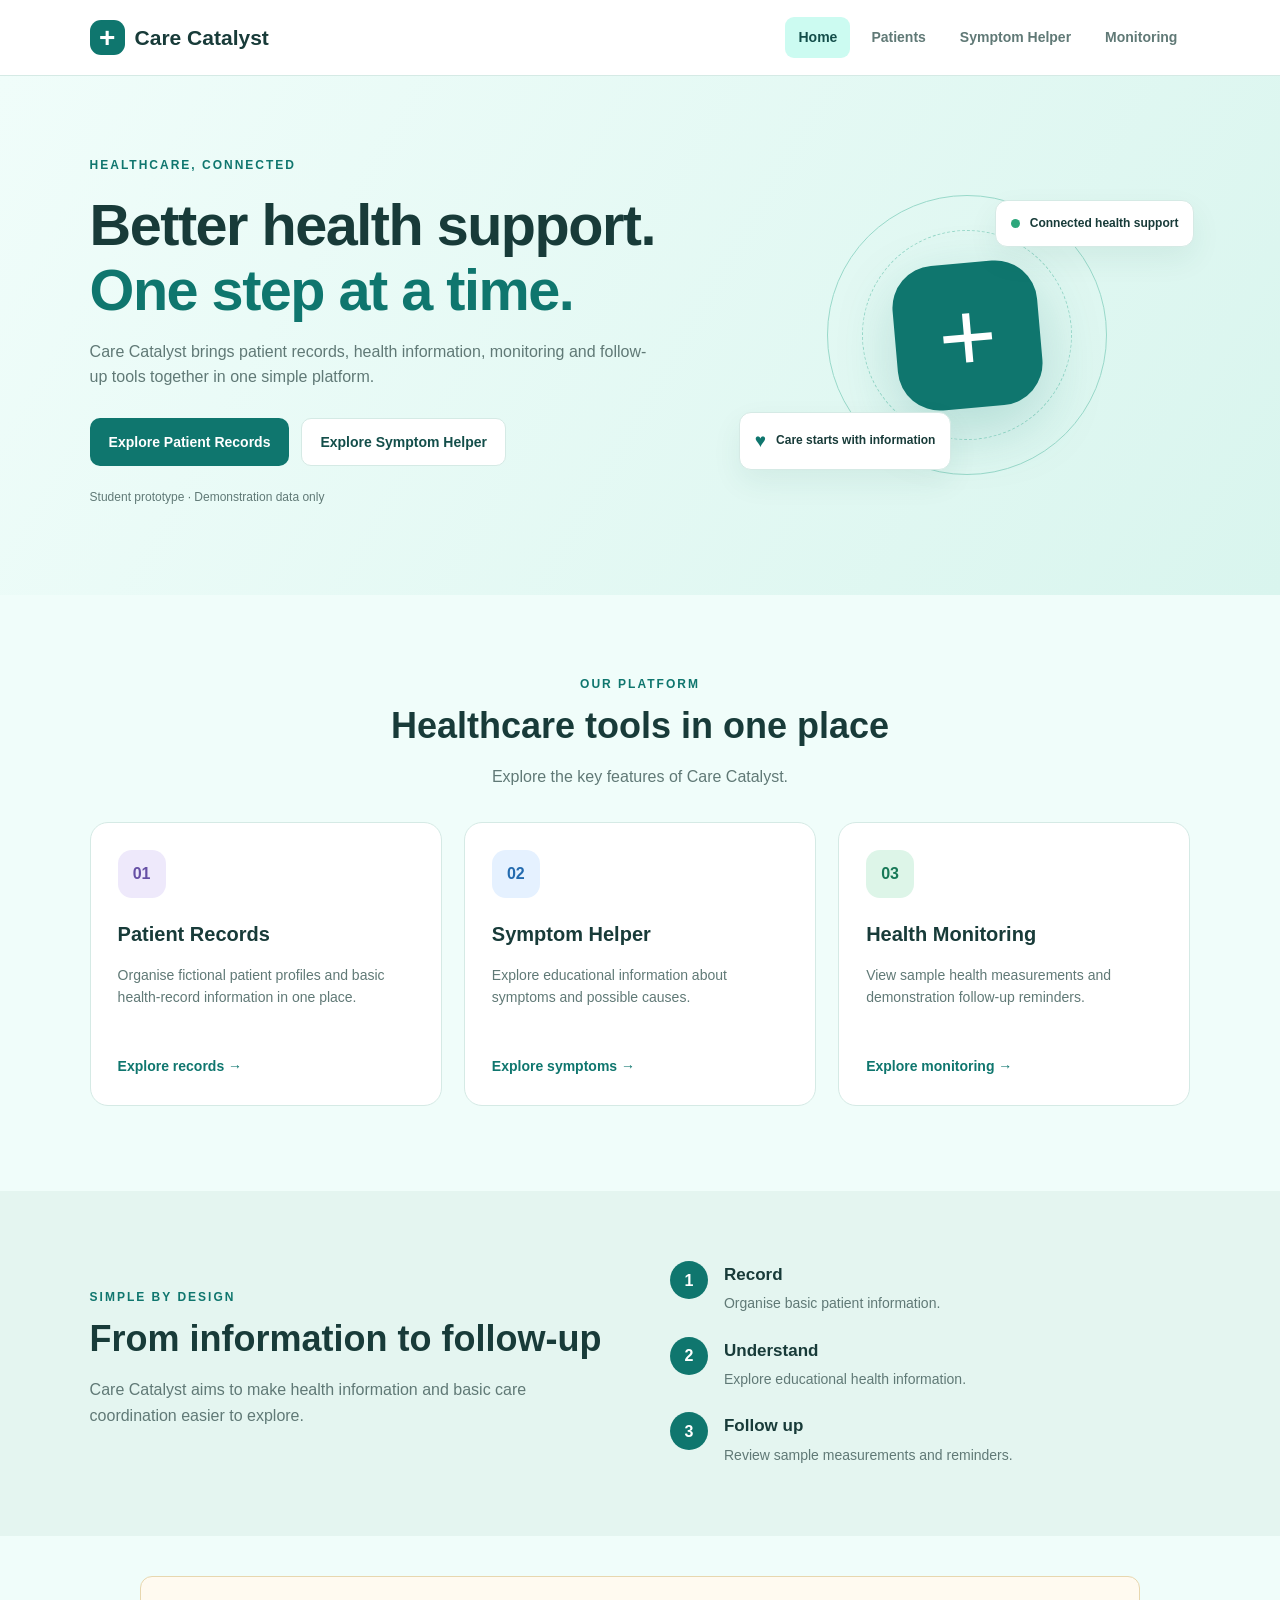
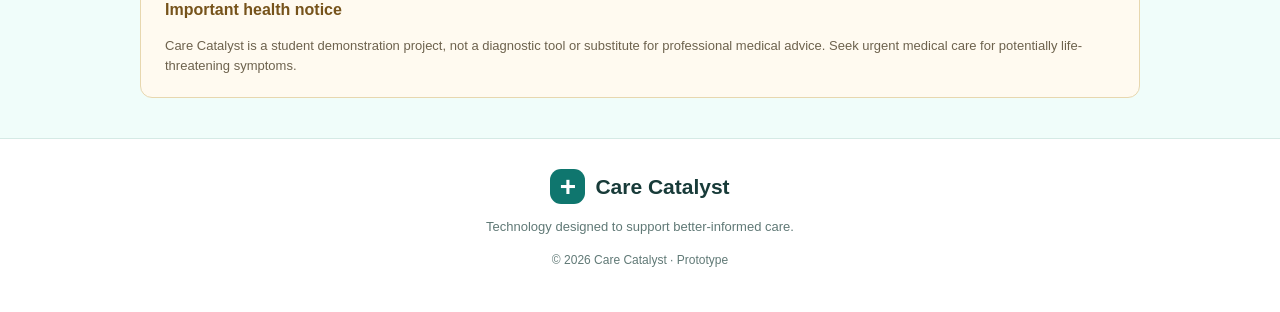
<file: index.html>
<!DOCTYPE html>
<html lang="en">
<head>
    <meta charset="UTF-8">
    <meta name="viewport" content="width=device-width, initial-scale=1.0">
    <title>Care Catalyst | Healthcare, Connected</title>
    <link rel="stylesheet" href="css/style.css">
    <script src="js/app.js" defer></script>
</head>
<body>
    <header class="site-header">
        <a class="brand" href="index.html">
            <span class="brand-icon">+</span>
            Care Catalyst
        </a>

        <nav class="navigation">
            <a class="active" href="index.html">Home</a>
            <a href="patients.html">Patients</a>
            <a href="symptoms.html">Symptom Helper</a>
            <a href="dashboard.html">Monitoring</a>
        </nav>
    </header>

    <main>
        <section class="hero">
            <div class="hero-content">
                <span class="eyebrow">HEALTHCARE, CONNECTED</span>
                <h1>Better health support.<br>
                    <span>One step at a time.</span>
                </h1>
                <p>
                    Care Catalyst brings patient records, health information,
                    monitoring and follow-up tools together in one simple platform.
                </p>

                <div class="hero-actions">
                    <a class="button button-primary" href="patients.html">
                        Explore Patient Records
                    </a>
                    <a class="button button-secondary" href="symptoms.html">
                        Explore Symptom Helper
                    </a>
                </div>

                <p class="demo-note">
                    Student prototype · Demonstration data only
                </p>
            </div>

            <div class="hero-visual" aria-label="Healthcare illustration">
                <div class="orbit orbit-one"></div>
                <div class="orbit orbit-two"></div>
                <div class="health-symbol">+</div>
                <div class="floating-card card-top">
                    <span class="status-dot"></span>
                    Connected health support
                </div>
                <div class="floating-card card-bottom">
                    <span class="mini-icon">♥</span>
                    Care starts with information
                </div>
            </div>
        </section>

        <section class="features section-container">
            <div class="section-heading">
                <span class="eyebrow">OUR PLATFORM</span>
                <h2>Healthcare tools in one place</h2>
                <p>Explore the key features of Care Catalyst.</p>
            </div>

            <div class="feature-grid">
                <article class="feature-card">
                    <div class="feature-icon purple">01</div>
                    <h3>Patient Records</h3>
                    <p>
                        Organise fictional patient profiles and basic
                        health-record information in one place.
                    </p>
                    <a href="patients.html">Explore records →</a>
                </article>

                <article class="feature-card">
                    <div class="feature-icon blue">02</div>
                    <h3>Symptom Helper</h3>
                    <p>
                        Explore educational information about symptoms
                        and possible causes.
                    </p>
                    <a href="symptoms.html">Explore symptoms →</a>
                </article>

                <article class="feature-card">
                    <div class="feature-icon green">03</div>
                    <h3>Health Monitoring</h3>
                    <p>
                        View sample health measurements and demonstration
                        follow-up reminders.
                    </p>
                    <a href="dashboard.html">Explore monitoring →</a>
                </article>
            </div>
        </section>

        <section class="how-section">
            <div class="section-container how-content">
                <div>
                    <span class="eyebrow">SIMPLE BY DESIGN</span>
                    <h2>From information to follow-up</h2>
                    <p>
                        Care Catalyst aims to make health information
                        and basic care coordination easier to explore.
                    </p>
                </div>

                <div class="steps-list">
                    <div class="step">
                        <span>1</span>
                        <div>
                            <h3>Record</h3>
                            <p>Organise basic patient information.</p>
                        </div>
                    </div>
                    <div class="step">
                        <span>2</span>
                        <div>
                            <h3>Understand</h3>
                            <p>Explore educational health information.</p>
                        </div>
                    </div>
                    <div class="step">
                        <span>3</span>
                        <div>
                            <h3>Follow up</h3>
                            <p>Review sample measurements and reminders.</p>
                        </div>
                    </div>
                </div>
            </div>
        </section>

        <section class="safety-notice">
            <strong>Important health notice</strong>
            <p>
                Care Catalyst is a student demonstration project, not a
                diagnostic tool or substitute for professional medical advice.
                Seek urgent medical care for potentially life-threatening symptoms.
            </p>
        </section>
    </main>

    <footer class="site-footer">
        <a class="brand footer-brand" href="index.html">
            <span class="brand-icon">+</span>
            Care Catalyst
        </a>
        <p>Technology designed to support better-informed care.</p>
        <p class="copyright">© 2026 Care Catalyst · Prototype</p>
    </footer>
</body>
</html>
</file>
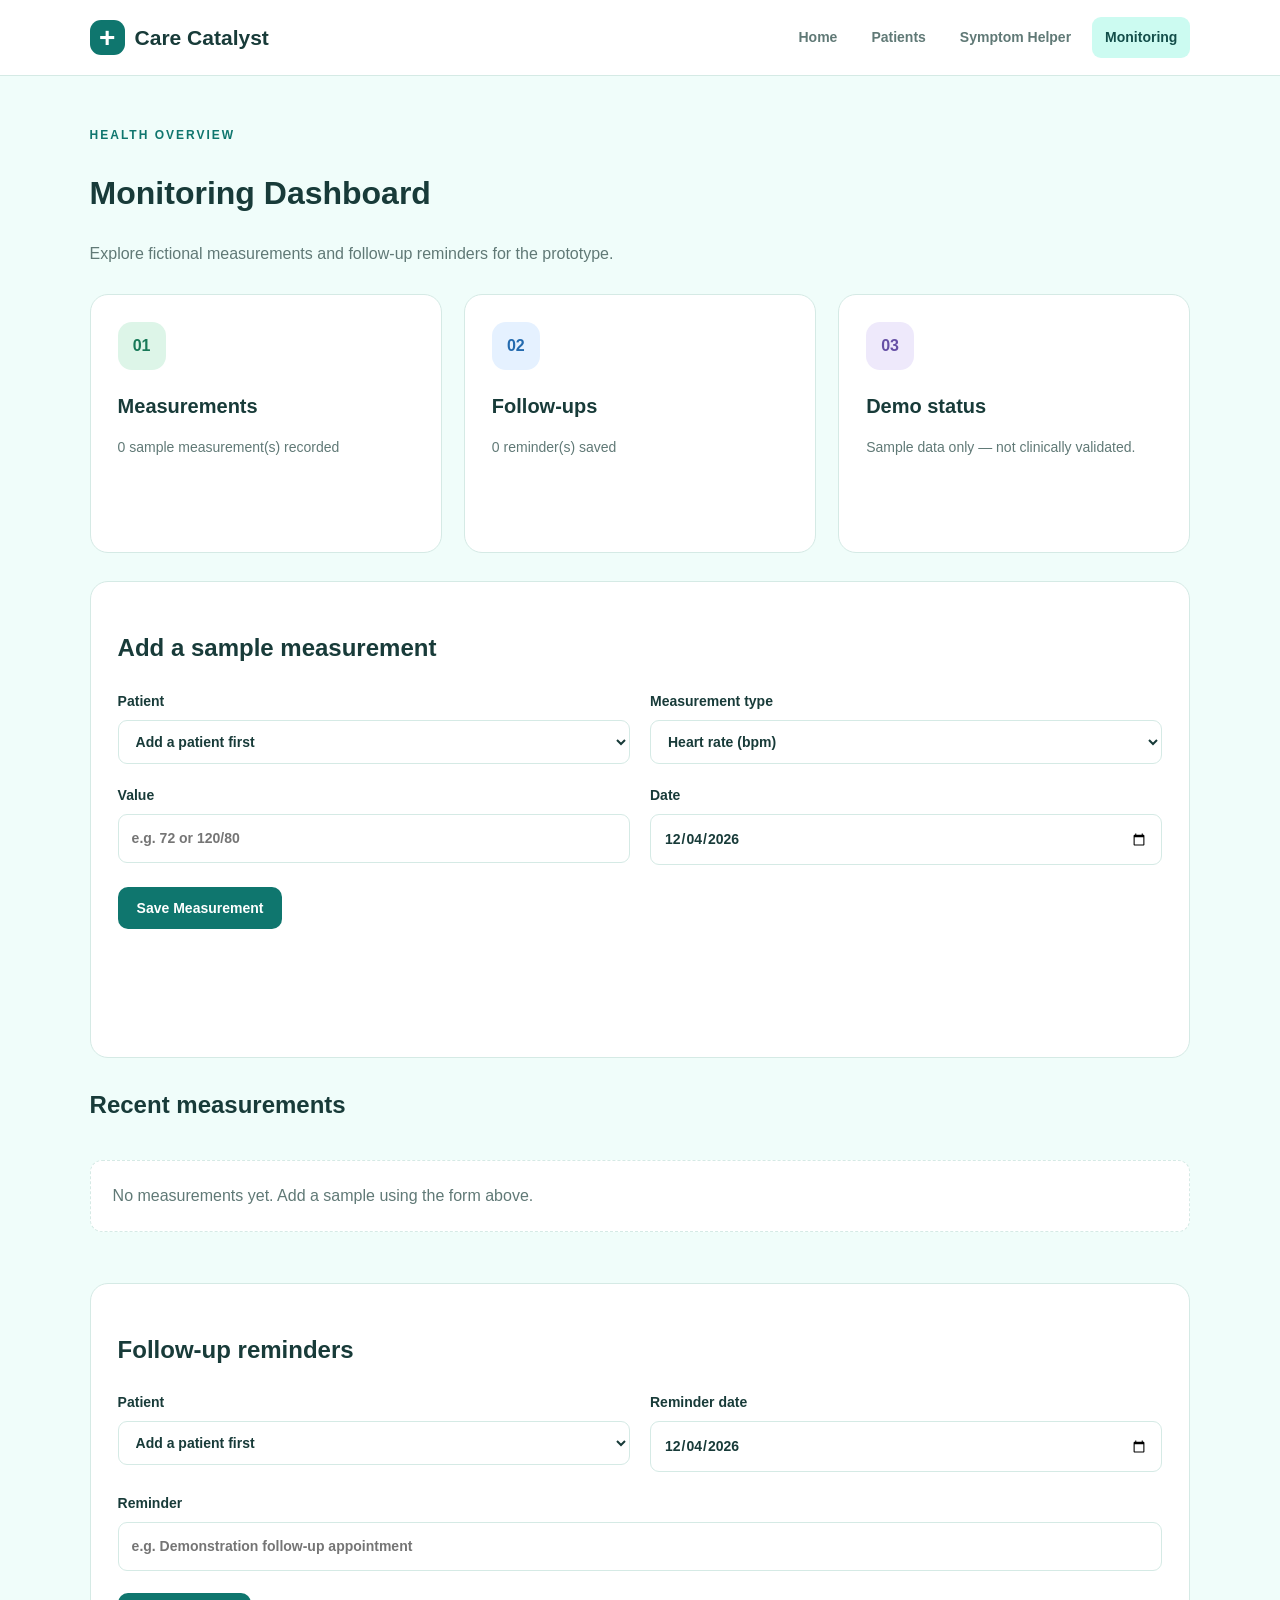
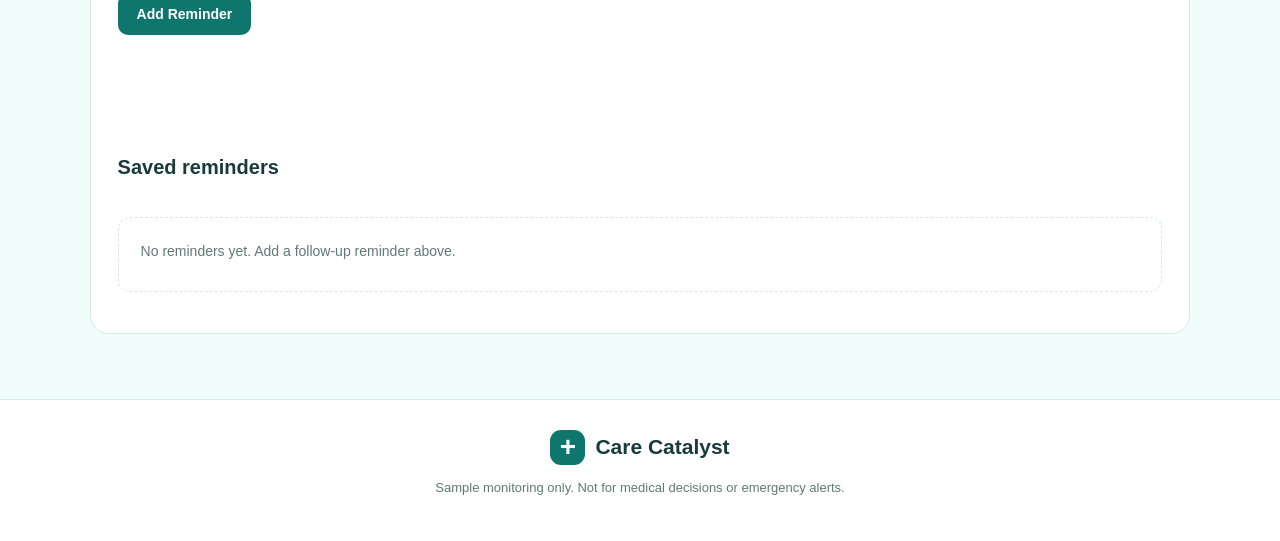
<file: dashboard.html>
<!DOCTYPE html>
<html lang="en">
<head>
    <meta charset="UTF-8">
    <meta name="viewport" content="width=device-width, initial-scale=1.0">
    <title>Health Monitoring | Care Catalyst</title>
    <link rel="stylesheet" href="css/style.css">
    <script src="js/app.js" defer></script>
    <script src="js/monitoring.js" defer></script>
</head>
<body>
    <header class="site-header">
        <a class="brand" href="index.html"><span class="brand-icon">+</span>Care Catalyst</a>
        <nav class="navigation">
            <a href="index.html">Home</a>
            <a href="patients.html">Patients</a>
            <a href="symptoms.html">Symptom Helper</a>
            <a class="active" href="dashboard.html">Monitoring</a>
        </nav>
    </header>

    <main class="section-container" style="padding-top:45px;padding-bottom:65px">
        <span class="eyebrow">HEALTH OVERVIEW</span>
        <h1>Monitoring Dashboard</h1>
        <p style="color:var(--muted)">
            Explore fictional measurements and follow-up reminders for the prototype.
        </p>

        <div class="feature-grid" style="margin:28px 0">
            <article class="feature-card">
                <div class="feature-icon green">01</div>
                <h3>Measurements</h3>
                <p id="measurementCount">0 sample measurements recorded</p>
            </article>
            <article class="feature-card">
                <div class="feature-icon blue">02</div>
                <h3>Follow-ups</h3>
                <p id="followupCount">0 reminders</p>
            </article>
            <article class="feature-card">
                <div class="feature-icon purple">03</div>
                <h3>Demo status</h3>
                <p>Sample data only — not clinically validated.</p>
            </article>
        </div>

        <section class="feature-card" style="margin-bottom:28px">
            <h2>Add a sample measurement</h2>
            <form id="measurementForm">
                <div class="form-grid">
                    <label>Patient
                        <select id="measurementPatient" required>
                            <option value="">Select a patient</option>
                        </select>
                    </label>
                    <label>Measurement type
                        <select id="measurementType" required>
                            <option value="Heart rate">Heart rate (bpm)</option>
                            <option value="Temperature">Temperature (°C)</option>
                            <option value="Blood pressure">Blood pressure (mmHg)</option>
                        </select>
                    </label>
                    <label>Value
                        <input id="measurementValue" type="text" maxlength="30"
                            required placeholder="e.g. 72 or 120/80">
                    </label>
                    <label>Date
                        <input id="measurementDate" type="date" required>
                    </label>
                </div>
                <button class="button button-primary" type="submit">Save Measurement</button>
                <p id="measurementMessage" role="status" aria-live="polite"></p>
            </form>
        </section>

        <section style="margin-bottom:35px">
            <h2>Recent measurements</h2>
            <div id="measurementList" class="record-grid"></div>
        </section>

        <section class="feature-card">
            <h2>Follow-up reminders</h2>
            <form id="followupForm">
                <div class="form-grid">
                    <label>Patient
                        <select id="followupPatient" required>
                            <option value="">Select a patient</option>
                        </select>
                    </label>
                    <label>Reminder date
                        <input id="followupDate" type="date" required>
                    </label>
                    <label class="full-width">Reminder
                        <input id="followupText" type="text" maxlength="200"
                            required placeholder="e.g. Demonstration follow-up appointment">
                    </label>
                </div>
                <button class="button button-primary" type="submit">Add Reminder</button>
                <p id="followupMessage" role="status" aria-live="polite"></p>
            </form>

            <h3 style="margin-top:28px">Saved reminders</h3>
            <div id="followupList" class="record-grid"></div>
        </section>
    </main>

    <footer class="site-footer">
        <a class="brand footer-brand" href="index.html"><span class="brand-icon">+</span>Care Catalyst</a>
        <p>Sample monitoring only. Not for medical decisions or emergency alerts.</p>
    </footer>
</body>
</html>
</file>
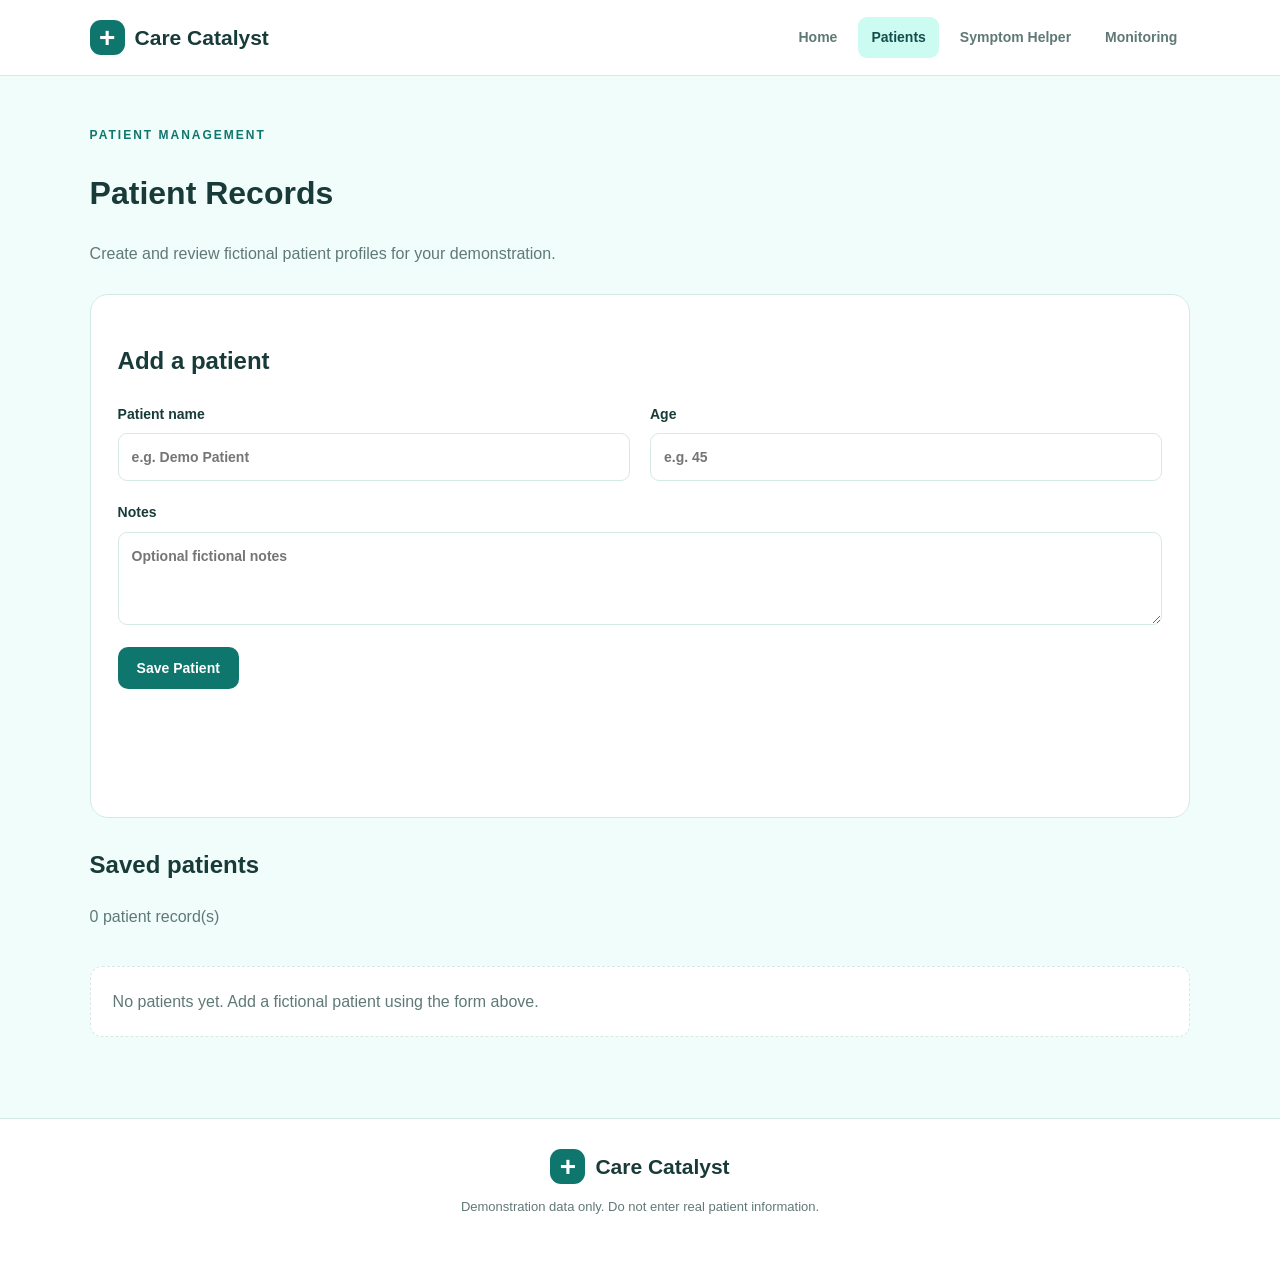
<file: patients.html>
<!DOCTYPE html>
<html lang="en">
<head>
    <meta charset="UTF-8">
    <meta name="viewport" content="width=device-width, initial-scale=1.0">
    <title>Patient Records | Care Catalyst</title>
    <link rel="stylesheet" href="css/style.css">
    <script src="js/app.js" defer></script>
    <script src="js/patients.js" defer></script>
</head>
<body>
    <header class="site-header">
        <a class="brand" href="index.html"><span class="brand-icon">+</span>Care Catalyst</a>
        <nav class="navigation">
            <a href="index.html">Home</a>
            <a class="active" href="patients.html">Patients</a>
            <a href="symptoms.html">Symptom Helper</a>
            <a href="dashboard.html">Monitoring</a>
        </nav>
    </header>

    <main class="section-container" style="padding-top:45px;padding-bottom:65px">
        <span class="eyebrow">PATIENT MANAGEMENT</span>
        <h1>Patient Records</h1>
        <p style="color:var(--muted)">Create and review fictional patient profiles for your demonstration.</p>

        <section class="feature-card" style="margin:28px 0">
            <h2>Add a patient</h2>
            <form id="patientForm">
                <div class="form-grid">
                    <label>Patient name
                        <input id="patientName" type="text" maxlength="80" required placeholder="e.g. Demo Patient">
                    </label>
                    <label>Age
                        <input id="patientAge" type="number" min="0" max="120" required placeholder="e.g. 45">
                    </label>
                    <label class="full-width">Notes
                        <textarea id="patientNotes" maxlength="500" rows="3" placeholder="Optional fictional notes"></textarea>
                    </label>
                </div>
                <button class="button button-primary" type="submit">Save Patient</button>
                <p id="patientMessage" role="status" aria-live="polite"></p>
            </form>
        </section>

        <section>
            <h2>Saved patients</h2>
            <p id="patientCount" style="color:var(--muted)">Loading records...</p>
            <div id="patientList" class="record-grid"></div>
        </section>
    </main>

    <footer class="site-footer">
        <a class="brand footer-brand" href="index.html"><span class="brand-icon">+</span>Care Catalyst</a>
        <p>Demonstration data only. Do not enter real patient information.</p>
    </footer>
</body>
</html>
</file>
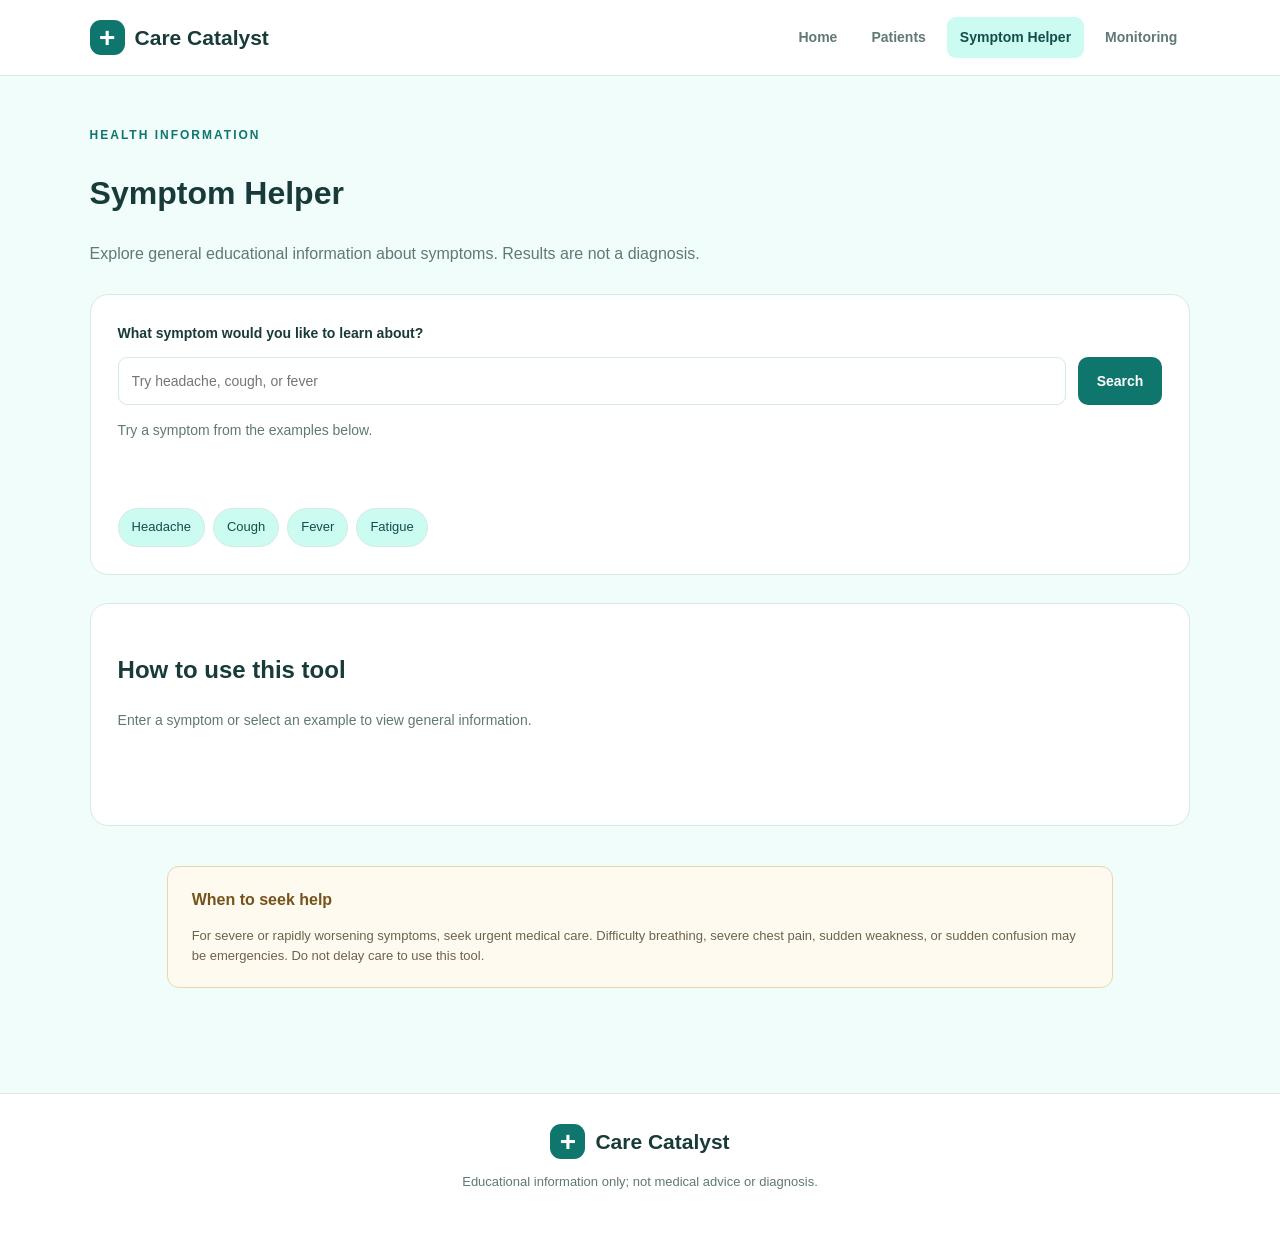
<file: symptoms.html>
<!DOCTYPE html>
<html lang="en">
<head>
    <meta charset="UTF-8">
    <meta name="viewport" content="width=device-width, initial-scale=1.0">
    <title>Symptom Helper | Care Catalyst</title>
    <link rel="stylesheet" href="css/style.css">
    <script src="js/app.js" defer></script>
    <script src="js/symptoms.js" defer></script>
</head>
<body>
    <header class="site-header">
        <a class="brand" href="index.html"><span class="brand-icon">+</span>Care Catalyst</a>
        <nav class="navigation">
            <a href="index.html">Home</a>
            <a href="patients.html">Patients</a>
            <a class="active" href="symptoms.html">Symptom Helper</a>
            <a href="dashboard.html">Monitoring</a>
        </nav>
    </header>

    <main class="section-container" style="padding-top:45px;padding-bottom:65px">
        <span class="eyebrow">HEALTH INFORMATION</span>
        <h1>Symptom Helper</h1>
        <p style="color:var(--muted)">
            Explore general educational information about symptoms.
            Results are not a diagnosis.
        </p>

        <section class="feature-card" style="margin:28px 0">
            <form id="symptomForm">
                <label for="symptomSearch">What symptom would you like to learn about?</label>
                <div class="search-row">
                    <input id="symptomSearch" type="search" maxlength="100"
                        placeholder="Try headache, cough, or fever" required>
                    <button class="button button-primary" type="submit">Search</button>
                </div>
                <p class="form-help">Try a symptom from the examples below.</p>
                <div class="example-tags">
                    <button type="button" class="tag-button" data-symptom="headache">Headache</button>
                    <button type="button" class="tag-button" data-symptom="cough">Cough</button>
                    <button type="button" class="tag-button" data-symptom="fever">Fever</button>
                    <button type="button" class="tag-button" data-symptom="fatigue">Fatigue</button>
                </div>
            </form>
        </section>

        <section id="symptomResults" aria-live="polite">
            <div class="feature-card">
                <h2>How to use this tool</h2>
                <p>Enter a symptom or select an example to view general information.</p>
            </div>
        </section>

        <aside class="safety-notice">
            <strong>When to seek help</strong>
            <p>
                For severe or rapidly worsening symptoms, seek urgent medical care.
                Difficulty breathing, severe chest pain, sudden weakness, or sudden
                confusion may be emergencies. Do not delay care to use this tool.
            </p>
        </aside>
    </main>

    <footer class="site-footer">
        <a class="brand footer-brand" href="index.html"><span class="brand-icon">+</span>Care Catalyst</a>
        <p>Educational information only; not medical advice or diagnosis.</p>
    </footer>
</body>
</html>
</file>
<file: css/style.css>
:root {
  --primary: #0F766E;
  --primary-dark: #134E4A;
  --background: #F0FDFA;
  --surface: #FFFFFF;
  --text: #183B39;
  --muted: #607976;
  --border: #D5EAE5;
  --accent: #CCFBF1;
}

* {
  box-sizing: border-box;
}

html {
  scroll-behavior: smooth;
}

body {
  margin: 0;
  font-family: "Segoe UI", Arial, sans-serif;
  background: var(--background);
  color: var(--text);
  line-height: 1.6;
}

a {
  color: inherit;
  text-decoration: none;
}

.site-header {
  min-height: 76px;
  padding: 16px 7%;
  display: flex;
  align-items: center;
  justify-content: space-between;
  gap: 24px;
  background: var(--surface);
  border-bottom: 1px solid var(--border);
}

.brand {
  display: inline-flex;
  align-items: center;
  gap: 10px;
  font-size: 21px;
  font-weight: 750;
  white-space: nowrap;
}

.brand-icon {
  display: inline-flex;
  align-items: center;
  justify-content: center;
  width: 35px;
  height: 35px;
  border-radius: 11px;
  color: white;
  background: var(--primary);
  font-size: 28px;
  line-height: 1;
}

.navigation {
  display: flex;
  flex-wrap: wrap;
  align-items: center;
  gap: 8px;
}

.navigation a {
  padding: 9px 13px;
  border-radius: 9px;
  color: var(--muted);
  font-size: 14px;
  font-weight: 600;
  transition: background 0.2s, color 0.2s;
}

.navigation a:hover,
.navigation a.active {
  background: var(--accent);
  color: var(--primary-dark);
}

.hero {
  padding: 75px 7%;
  display: grid;
  grid-template-columns: 1.15fr 0.85fr;
  align-items: center;
  gap: 50px;
  overflow: hidden;
  background: linear-gradient(120deg, #F0FDFA, #D9F5EE);
}

.hero-content {
  max-width: 650px;
}

.eyebrow {
  color: var(--primary);
  font-size: 12px;
  font-weight: 800;
  letter-spacing: 2px;
}

.hero h1 {
  margin: 16px 0;
  font-size: clamp(36px, 4.5vw, 58px);
  line-height: 1.13;
  letter-spacing: -1.5px;
}

.hero h1 span {
  color: var(--primary);
}

.hero-content > p {
  max-width: 560px;
  color: var(--muted);
  font-size: 16px;
}

.hero-actions {
  display: flex;
  flex-wrap: wrap;
  gap: 12px;
  margin-top: 28px;
}

.button {
  display: inline-flex;
  justify-content: center;
  align-items: center;
  padding: 12px 18px;
  border: 1px solid transparent;
  border-radius: 10px;
  font-size: 14px;
  font-weight: 700;
  transition: transform 0.2s, background 0.2s;
}

.button:hover {
  transform: translateY(-2px);
}

.button-primary {
  background: var(--primary);
  color: white;
}

.button-primary:hover {
  background: var(--primary-dark);
}

.button-secondary {
  border-color: var(--border);
  background: white;
  color: var(--primary-dark);
}

.demo-note {
  margin-top: 22px;
  font-size: 12px !important;
}

.hero-visual {
  position: relative;
  display: flex;
  align-items: center;
  justify-content: center;
  min-height: 340px;
}

.orbit {
  position: absolute;
  border: 1px solid #99D9CA;
  border-radius: 50%;
}

.orbit-one {
  width: 280px;
  height: 280px;
}

.orbit-two {
  width: 210px;
  height: 210px;
  border-style: dashed;
}

.health-symbol {
  display: flex;
  justify-content: center;
  align-items: center;
  width: 145px;
  height: 145px;
  border-radius: 42px;
  background: var(--primary);
  color: white;
  font-size: 100px;
  font-weight: 300;
  box-shadow: 0 22px 60px #0F766E35;
  transform: rotate(-5deg);
}

.floating-card {
  position: absolute;
  display: flex;
  align-items: center;
  gap: 10px;
  padding: 13px 15px;
  border: 1px solid var(--border);
  border-radius: 12px;
  background: white;
  box-shadow: 0 12px 30px #134E4A12;
  font-size: 12px;
  font-weight: 650;
}

.card-top {
  top: 35px;
  right: -4px;
}

.card-bottom {
  bottom: 35px;
  left: -5px;
}

.status-dot {
  width: 9px;
  height: 9px;
  border-radius: 50%;
  background: #2DA77C;
}

.mini-icon {
  color: var(--primary);
  font-size: 19px;
}

.section-container {
  width: min(1120px, 86%);
  margin: 0 auto;
}

.features {
  padding-top: 75px;
  padding-bottom: 85px;
}

.section-heading {
  margin-bottom: 32px;
  text-align: center;
}

.section-heading h2,
.how-content h2 {
  margin: 8px 0;
  font-size: clamp(26px, 3vw, 36px);
  line-height: 1.25;
}

.section-heading p,
.how-content > div > p {
  color: var(--muted);
}

.feature-grid {
  display: grid;
  grid-template-columns: repeat(3, minmax(0, 1fr));
  gap: 22px;
}

.feature-card {
  padding: 27px;
  border: 1px solid var(--border);
  border-radius: 18px;
  background: var(--surface);
  transition: transform 0.2s, box-shadow 0.2s;
}

.feature-card:hover {
  transform: translateY(-5px);
  box-shadow: 0 15px 35px #134E4A12;
}

.feature-icon {
  display: flex;
  justify-content: center;
  align-items: center;
  width: 48px;
  height: 48px;
  border-radius: 14px;
  font-weight: 800;
}

.purple {
  color: #6650A5;
  background: #EEE9FB;
}

.blue {
  color: #246BAF;
  background: #E5F1FF;
}

.green {
  color: #187958;
  background: #DDF5E8;
}

.feature-card h3 {
  margin-bottom: 8px;
  font-size: 20px;
}

.feature-card p {
  min-height: 75px;
  color: var(--muted);
  font-size: 14px;
}

.feature-card > a {
  color: var(--primary);
  font-size: 14px;
  font-weight: 750;
}

.how-section {
  padding: 70px 0;
  background: #E4F5F0;
}

.how-content {
  display: grid;
  grid-template-columns: 1fr 1fr;
  gap: 60px;
  align-items: center;
}

.steps-list {
  display: grid;
  gap: 22px;
}

.step {
  display: flex;
  align-items: flex-start;
  gap: 16px;
}

.step > span {
  display: flex;
  align-items: center;
  justify-content: center;
  flex: 0 0 38px;
  height: 38px;
  border-radius: 50%;
  background: var(--primary);
  color: white;
  font-weight: 750;
}

.step h3 {
  margin: 0;
  font-size: 17px;
}

.step p {
  margin: 4px 0 0;
  color: var(--muted);
  font-size: 14px;
}

.safety-notice {
  width: min(1000px, 86%);
  margin: 40px auto;
  padding: 20px 24px;
  border: 1px solid #E7D7AF;
  border-radius: 12px;
  background: #FFFAF0;
}

.safety-notice strong {
  color: #76531B;
}

.safety-notice p {
  margin-bottom: 0;
  color: #6D624D;
  font-size: 13px;
}

.site-footer {
  padding: 30px 7%;
  border-top: 1px solid var(--border);
  background: white;
  text-align: center;
}

.footer-brand {
  justify-content: center;
}

.site-footer p {
  color: var(--muted);
  font-size: 13px;
}

.site-footer .copyright {
  font-size: 12px;
}

@media (max-width: 850px) {
  .site-header {
      align-items: flex-start;
      flex-direction: column;
  }

  .hero {
      grid-template-columns: 1fr;
      padding-top: 55px;
  }

  .hero-visual {
      min-height: 300px;
  }

  .feature-grid {
      grid-template-columns: 1fr;
  }

  .feature-card p {
      min-height: 0;
  }

  .how-content {
      grid-template-columns: 1fr;
      gap: 30px;
  }
}

@media (max-width: 480px) {
  .site-header {
      padding: 15px 5%;
  }

  .navigation {
      gap: 3px;
  }

  .navigation a {
      padding: 8px;
      font-size: 12px;
  }

  .hero {
      padding: 42px 6%;
  }

  .hero-actions {
      flex-direction: column;
  }

  .button {
      width: 100%;
  }

  .hero-visual {
      min-height: 250px;
  }

  .orbit-one {
      width: 230px;
      height: 230px;
  }

  .orbit-two {
      width: 175px;
      height: 175px;
  }

  .health-symbol {
      width: 110px;
      height: 110px;
      border-radius: 30px;
      font-size: 75px;
  }

  .floating-card {
      padding: 10px;
      font-size: 10px;
  }

  .card-top {
      right: 0;
  }

  .card-bottom {
      left: 0;
  }

  .section-container {
      width: 88%;
  }
}
/* Care Catalyst: forms, records and search components */

.form-grid {
  display: grid;
  grid-template-columns: repeat(2, minmax(0, 1fr));
  gap: 20px;
  margin: 22px 0;
}

.form-grid label,
#symptomForm > label {
  display: flex;
  flex-direction: column;
  gap: 8px;
  color: var(--text);
  font-size: 14px;
  font-weight: 650;
}

.full-width {
  grid-column: 1 / -1;
}

input,
textarea,
select {
  width: 100%;
  min-width: 0;
  padding: 12px 13px;
  border: 1px solid var(--border);
  border-radius: 9px;
  background: #fff;
  color: var(--text);
  font: inherit;
  font-size: 14px;
}

input:focus,
textarea:focus,
select:focus {
  outline: 2px solid #5EEAD4;
  outline-offset: 2px;
  border-color: var(--primary);
}

textarea {
  resize: vertical;
}

form .button {
  cursor: pointer;
}

.form-help {
  color: var(--muted);
  font-size: 12px;
}

.search-row {
  display: flex;
  align-items: stretch;
  gap: 12px;
  margin-top: 12px;
}

.search-row input {
  flex: 1;
}

.search-row .button {
  width: auto;
}

.example-tags {
  display: flex;
  flex-wrap: wrap;
  gap: 8px;
  margin-top: 14px;
}

.tag-button {
  padding: 8px 13px;
  border: 1px solid var(--border);
  border-radius: 20px;
  background: var(--accent);
  color: var(--primary-dark);
  cursor: pointer;
  font: inherit;
  font-size: 13px;
}

.tag-button:hover {
  background: #99F6E4;
}

.record-grid {
  display: grid;
  grid-template-columns: repeat(2, minmax(0, 1fr));
  gap: 18px;
  margin-top: 20px;
}

.record-card {
  min-width: 0;
  overflow-wrap: anywhere;
}

.record-card h3 {
  margin-top: 0;
}

.record-card p {
  color: var(--muted);
  font-size: 14px;
}

.record-card .button {
  width: auto;
  margin-top: 8px;
}

.empty-state {
  grid-column: 1 / -1;
  padding: 22px;
  border: 1px dashed var(--border);
  border-radius: 12px;
  color: var(--muted);
  background: #fff;
}

#patientMessage,
#measurementMessage,
#followupMessage {
  color: var(--primary-dark);
  font-size: 13px;
}

@media (max-width: 600px) {
  .form-grid,
  .record-grid {
      grid-template-columns: 1fr;
  }

  .full-width {
      grid-column: auto;
  }

  .search-row {
      flex-direction: column;
  }

  .search-row .button {
      width: 100%;
  }
}
</file>
